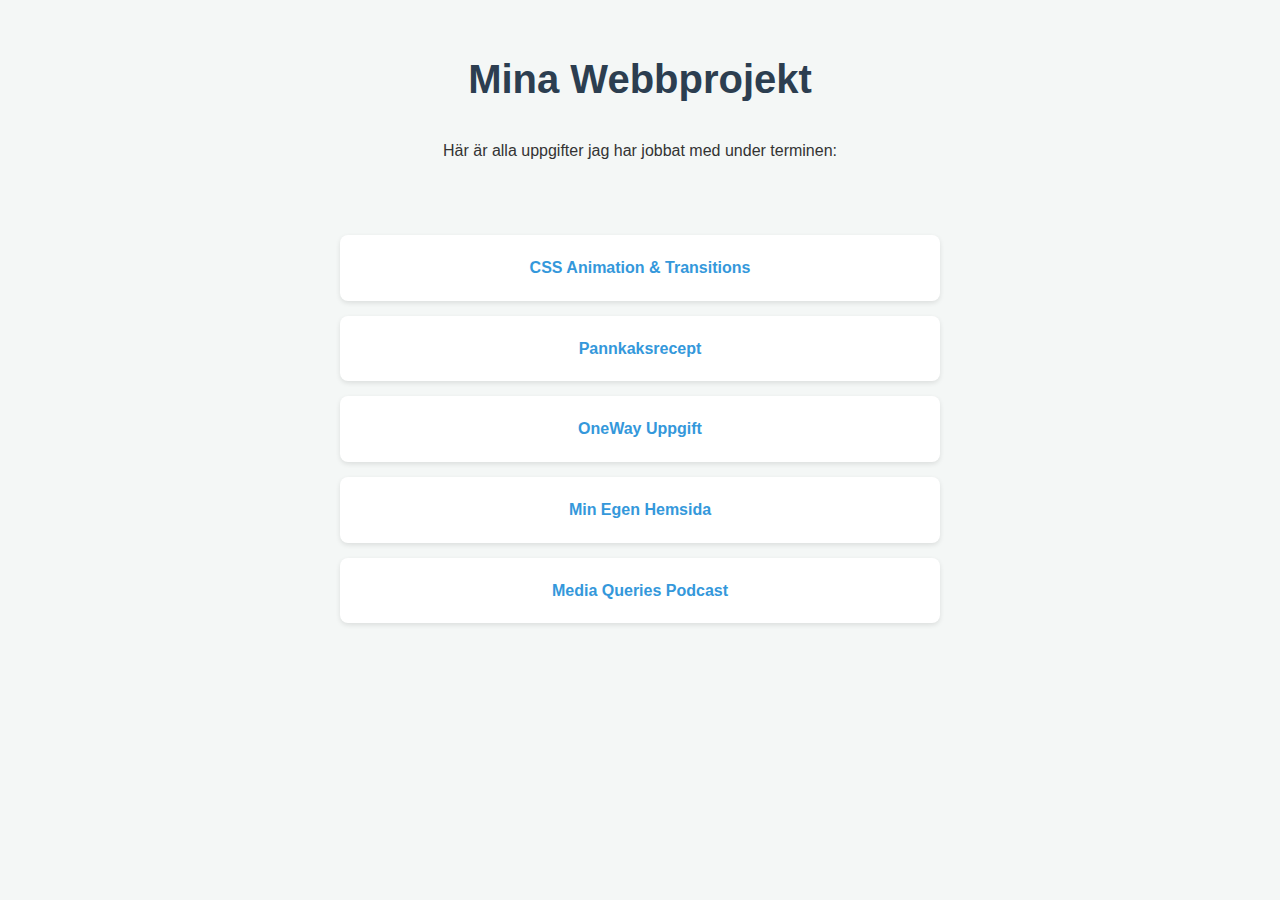
<file: index.html>
<!DOCTYPE html>
<html lang="sv">
<head>
    <meta charset="UTF-8">
    <meta name="viewport" content="width=device-width, initial-scale=1.0">
    <title>Alla mina webbsidor</title>
    <link rel="stylesheet" href="style.css">
</head>
<body>

    <header>
        <h1>Mina Webbprojekt</h1>
        <p>Här är alla uppgifter jag har jobbat med under terminen:</p>
    </header>

    <main class="Main">
        <ul>
            <li id="1"><a href="Animation/index.html">CSS Animation & Transitions</a></li>
            <li id="2"><a href="pannkakor/pannkakor.html">Pannkaksrecept</a></li>
            <li id="3"><a href="oneway-uppgift/openside.html">OneWay Uppgift</a></li>
            <li id="4"><a href="egen hemsida/index.html">Min Egen Hemsida</a></li>
            <li id="5"><a href="Mediaqueries_Podcas/index.html">Media Queries Podcast</a></li>
        </ul>
    </main>
    
</body>
</html>
</file>
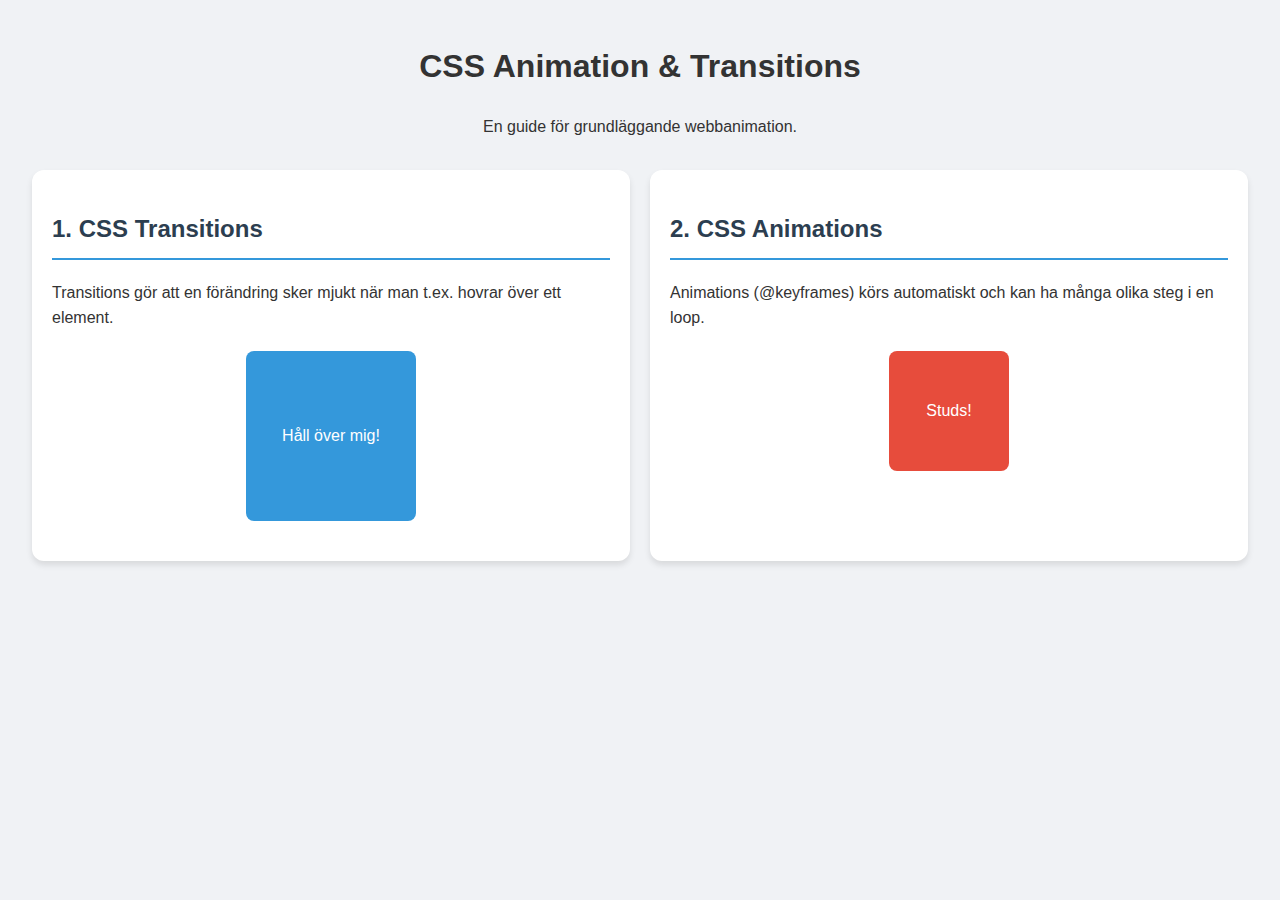
<file: Animation/index.html>
<!DOCTYPE html>
<html lang="sv">
<head>
    <meta charset="UTF-8">
    <meta name="viewport" content="width=device-width, initial-scale=1.0">
    <title>Lär dig CSS Animation</title>
    <link rel="stylesheet" href="style.css">
</head>
<body>
    <header>
        <h1>CSS Animation & Transitions</h1>
        <p>En guide för grundläggande webbanimation.</p>
    </header>

    <main>
        <section>
            <h2>1. CSS Transitions</h2>
            <p>Transitions gör att en förändring sker mjukt när man t.ex. hovrar över ett element.</p>
            <div class="transition-box">Håll över mig!</div>
        </section>

        <section>
            <h2>2. CSS Animations</h2>
            <p>Animations (@keyframes) körs automatiskt och kan ha många olika steg i en loop.</p>
            <div class="animation-box">Studs!</div>
        </section>
    </main>

   
</body>
</html>
</file>
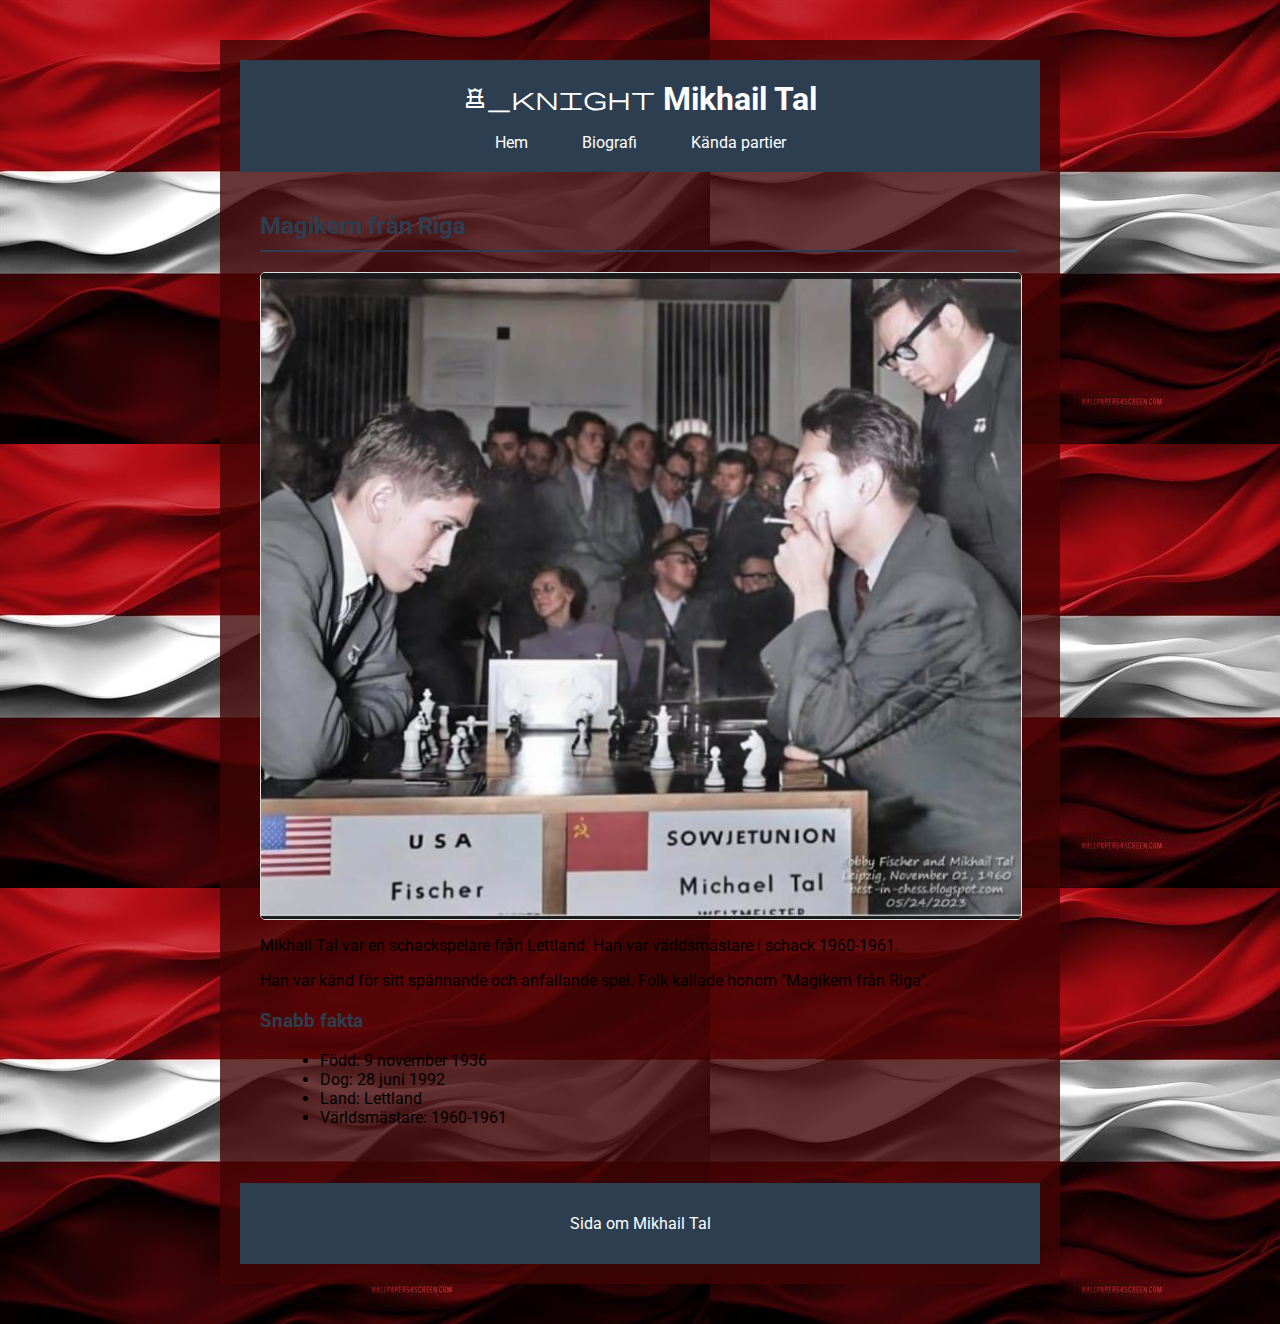
<file: egen hemsida/index.html>
<!DOCTYPE html>
<html lang="sv">
<head>
    <meta charset="UTF-8">
    <meta name="viewport" content="width=device-width, initial-scale=1.0">
    <title>Mikhail Tal - Schacklegend</title>
    <link rel="preconnect" href="https://fonts.googleapis.com">
    <link rel="preconnect" href="https://fonts.gstatic.com" crossorigin>
    <link href="https://fonts.googleapis.com/css2?family=Roboto:wght@400;700&display=swap" rel="stylesheet">
    <link rel="stylesheet" href="https://fonts.googleapis.com/css2?family=Material+Symbols+Outlined:opsz,wght,FILL,GRAD@24,400,0,0" />

    <link rel="stylesheet" href="style.css">
</head>
<body>
    <div class="sida">
        <div class="huvud">
            <h1>
                <span class="material-symbols-outlined">chess_knight</span>
                Mikhail Tal
            </h1>
            <div class="meny">
                <a href="index.html">Hem</a>
                <a href="biografi.html">Biografi</a>
                <a href="partier.html">Kända partier</a>
            </div>
        </div>
             
        <div class="container">
         <div class="content"> </div>
        </div>

        <div class="innehåll">
            <h2>Magikern från Riga</h2>
            
            <img src="1_fprrJgzx0mR64MjuqDgxRQ.jpg" alt="Mikhail Tal">
            
            <p>Mikhail Tal var en schackspelare från Lettland. Han var världsmästare i schack 1960-1961.</p>
            
            <p>Han var känd för sitt spännande och anfallande spel. Folk kallade honom "Magikern från Riga".</p>
            
            <h3>Snabb fakta</h3>
            <ul>
                <li>Född: 9 november 1936</li>
                <li>Dog: 28 juni 1992</li>
                <li>Land: Lettland</li>
                <li>Världsmästare: 1960-1961</li>
            </ul>
        </div>

        <div class="fot">
            <p>Sida om Mikhail Tal</p>
        </div>
    </div>
</body>
</html>
</file>
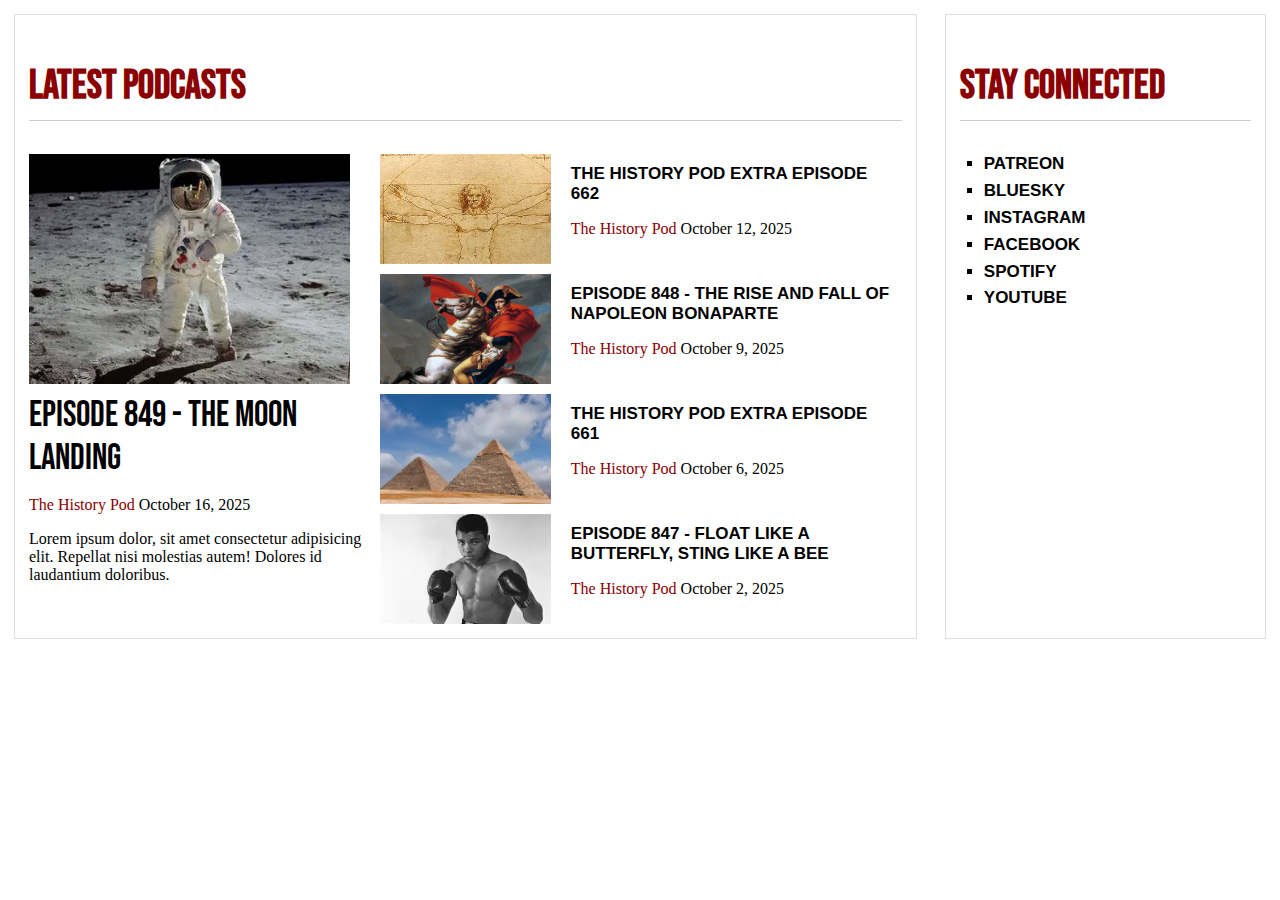
<file: Mediaqueries_Podcastlayout/index.html>
<!DOCTYPE html>
<html lang="en">
<head>
    <meta charset="UTF-8">
    <meta name="viewport" content="width=device-width, initial-scale=1.0">
    <title>The History Pod podcasts</title>
    <link rel="preconnect" href="https://fonts.googleapis.com">
<link rel="preconnect" href="https://fonts.gstatic.com" crossorigin>
<link href="https://fonts.googleapis.com/css2?family=Bebas+Neue&display=swap" rel="stylesheet">
    <link rel="stylesheet" href="style.css">
</head>
<body>
    <div id="wrapper">
        <main>
            <h2>Latest Podcasts</h2>
            <section id="podcasts">
                <section id="banner"></section>
                <section id="latest">
                    <h3>Episode 849 - The Moon Landing</h3>
                    <p class="date"><span>The History Pod</span> October 16, 2025</p>
                    <p>Lorem ipsum dolor, sit amet consectetur adipisicing elit. Repellat nisi molestias autem! Dolores id laudantium doloribus.</p>
                </section>
                <section id="castImg1"></section>
                <article #="castInfo1">
                    <h4>The History Pod Extra Episode 662</h4>
                    <p class="date"><span>The History Pod</span> October 12, 2025</p>
                </article>
                <section id="castImg2"></section>
                <article #="castInfo2">
                    <h4>Episode 848 - The Rise and Fall of Napoleon Bonaparte</h4>
                    <p class="date"><span>The History Pod</span> October 9, 2025</p>
                </article>
                <section id="castImg3"></section>
                <article #="castInfo3">
                    <h4>The History Pod Extra Episode 661</h4>
                    <p class="date"><span>The History Pod</span> October 6, 2025</p>
                </article>
                <section id="castImg4"></section>
                <article #="castInfo4">
                    <h4>Episode 847 - Float like a butterfly, sting like a bee</h4>
                    <p class="date"><span>The History Pod</span> October 2, 2025</p>
                </article>
            </section>

        </main>
        <aside>
            <h2>Stay Connected</h2>
            <ul>
                <li>Patreon</li>
                <li>Bluesky</li>
                <li>Instagram</li>
                <li>Facebook</li>
                <li>Spotify</li>
                <li>YouTube</li>
            </ul>
        </aside>    
    </div>
</body>
</html>
</file>
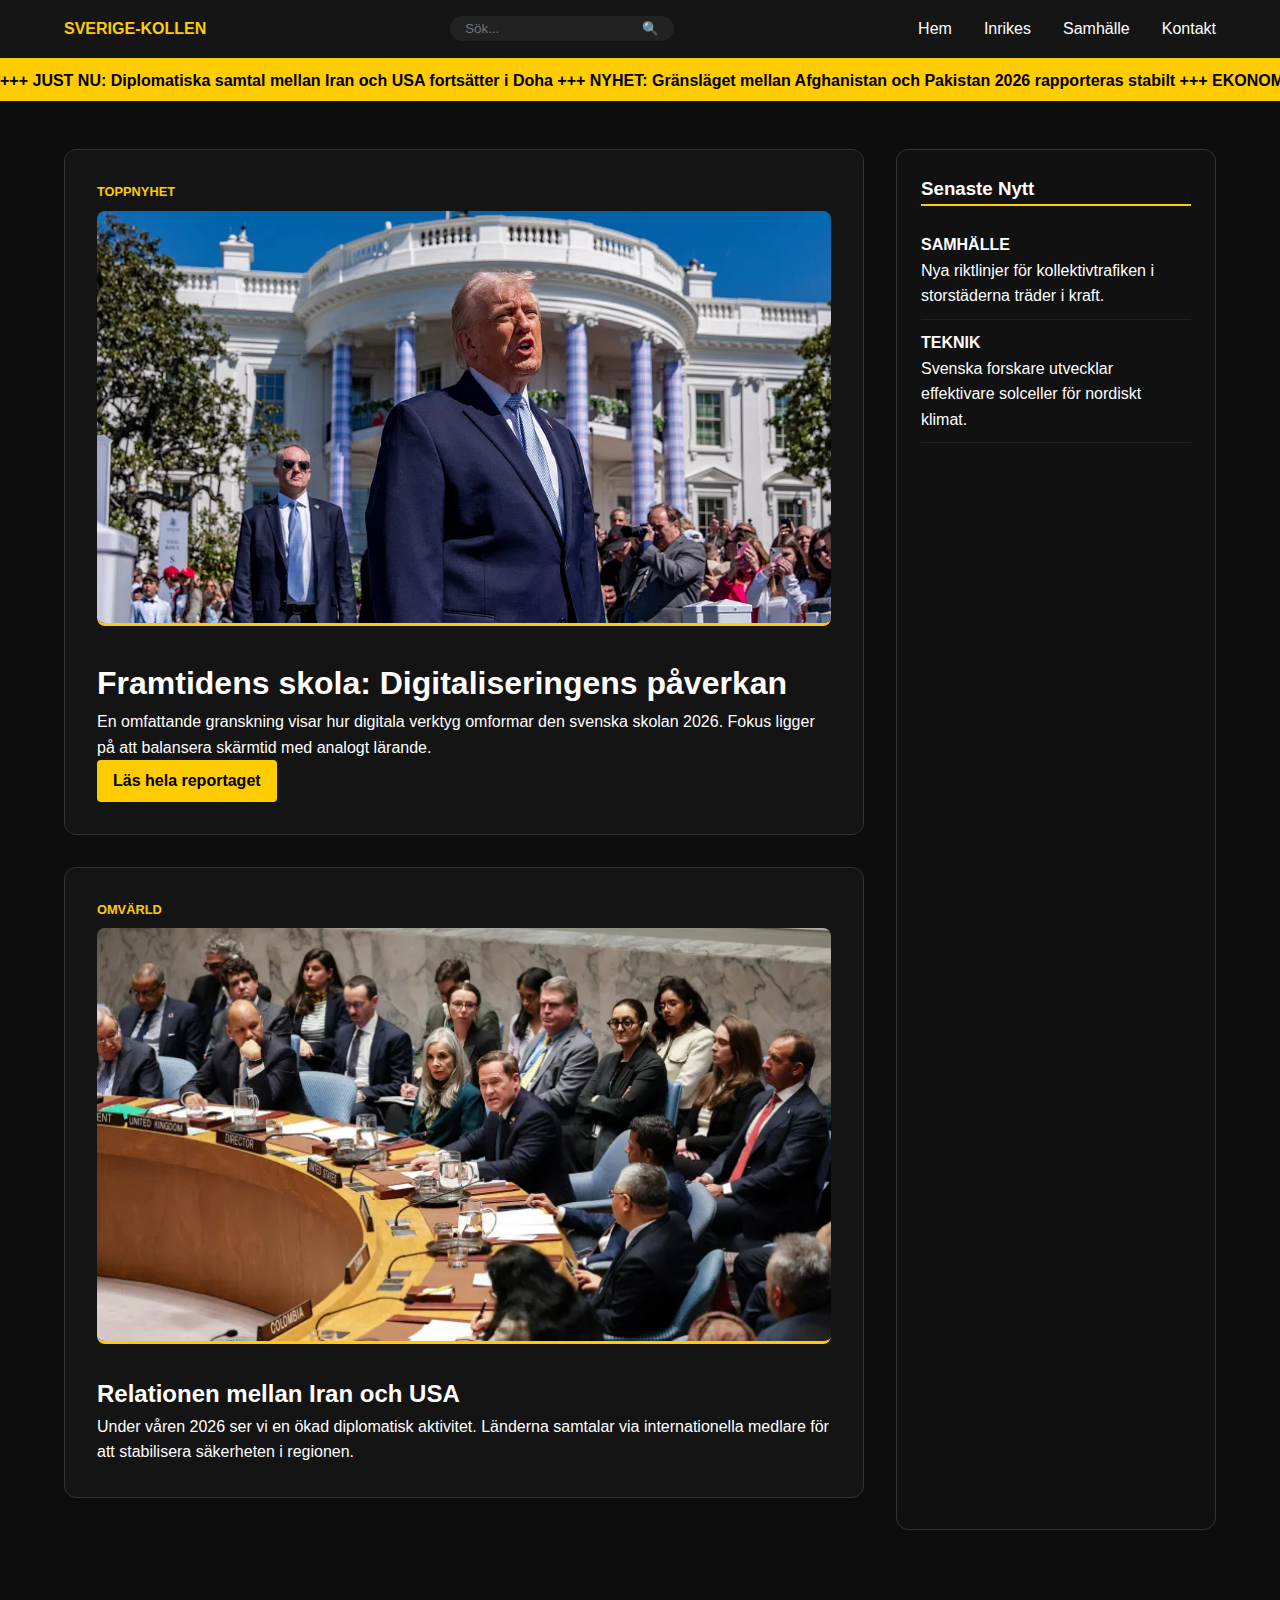
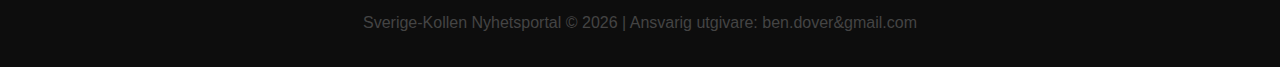
<file: Slutprojekt/index.html>
<!DOCTYPE html>
<html lang="sv">
<head>
    <meta charset="UTF-8">
    <meta name="viewport" content="width=device-width, initial-scale=1.0">
    <title>Sverige-Kollen | Nyhetsportal</title>
    <link rel="stylesheet" href="styles/style.css">
</head>
<body>
    <nav class="navbar">
        <div class="logo">Sverige-Kollen</div>
        <div class="search-container">
            <input type="text" placeholder="Sök..." id="searchInput">
            <button>🔍</button>
        </div>
        <button class="menu-toggle">☰</button>
        <ul class="menu">
            <li><a href="index.html">Hem</a></li>
            <li><a href="html/inrikes.html">Inrikes</a></li>
            <li><a href="html/samhall.html">Samhälle</a></li>
            <li><a href="html/kontakt.html">Kontakt</a></li>
        </ul>
    </nav>

    <div class="ticker-wrap">
        <div class="ticker">
            +++ JUST NU: Diplomatiska samtal mellan Iran och USA fortsätter i Doha +++ NYHET: Gränsläget mellan Afghanistan och Pakistan 2026 rapporteras stabilt +++ EKONOMI: Stockholmsbörsen öppnar uppåt +++
        </div>
    </div>

    <main>
        <div class="news-grid">
            <div class="main-content">
                <article class="featured-article">
                    <span class="badge">Toppnyhet</span>
                    <img src="images/donald hälsar.webp" alt="Donald Trump" class="article-img">
                    <h1>Framtidens skola: Digitaliseringens påverkan</h1>
                    <p>En omfattande granskning visar hur digitala verktyg omformar den svenska skolan 2026. Fokus ligger på att balansera skärmtid med analogt lärande.</p>
                    <a href="#" class="btn-main">Läs hela reportaget</a>
                </article>

                <article class="featured-article">
                    <span class="badge">Omvärld</span>
                    <img src="images/två diplomats.webp" alt="Diplomatiskt möte" class="article-img">
                    <h2>Relationen mellan Iran och USA</h2>
                    <p>Under våren 2026 ser vi en ökad diplomatisk aktivitet. Länderna samtalar via internationella medlare för att stabilisera säkerheten i regionen.</p>
                </article>
            </div>

            <aside class="sidebar">
                <h3>Senaste Nytt</h3>
                <div class="sidebar-item">
                    <h4>SAMHÄLLE</h4>
                    <p>Nya riktlinjer för kollektivtrafiken i storstäderna träder i kraft.</p>
                </div>
                <div class="sidebar-item">
                    <h4>TEKNIK</h4>
                    <p>Svenska forskare utvecklar effektivare solceller för nordiskt klimat.</p>
                </div>
            </aside>
        </div>
    </main>

    <footer>
        <p>Sverige-Kollen Nyhetsportal &copy; 2026 | Ansvarig utgivare: ben.dover&gmail.com</p>
    </footer>

    <script src="scripts/menutoggle.js"></script>
</body>
</html>
</file>
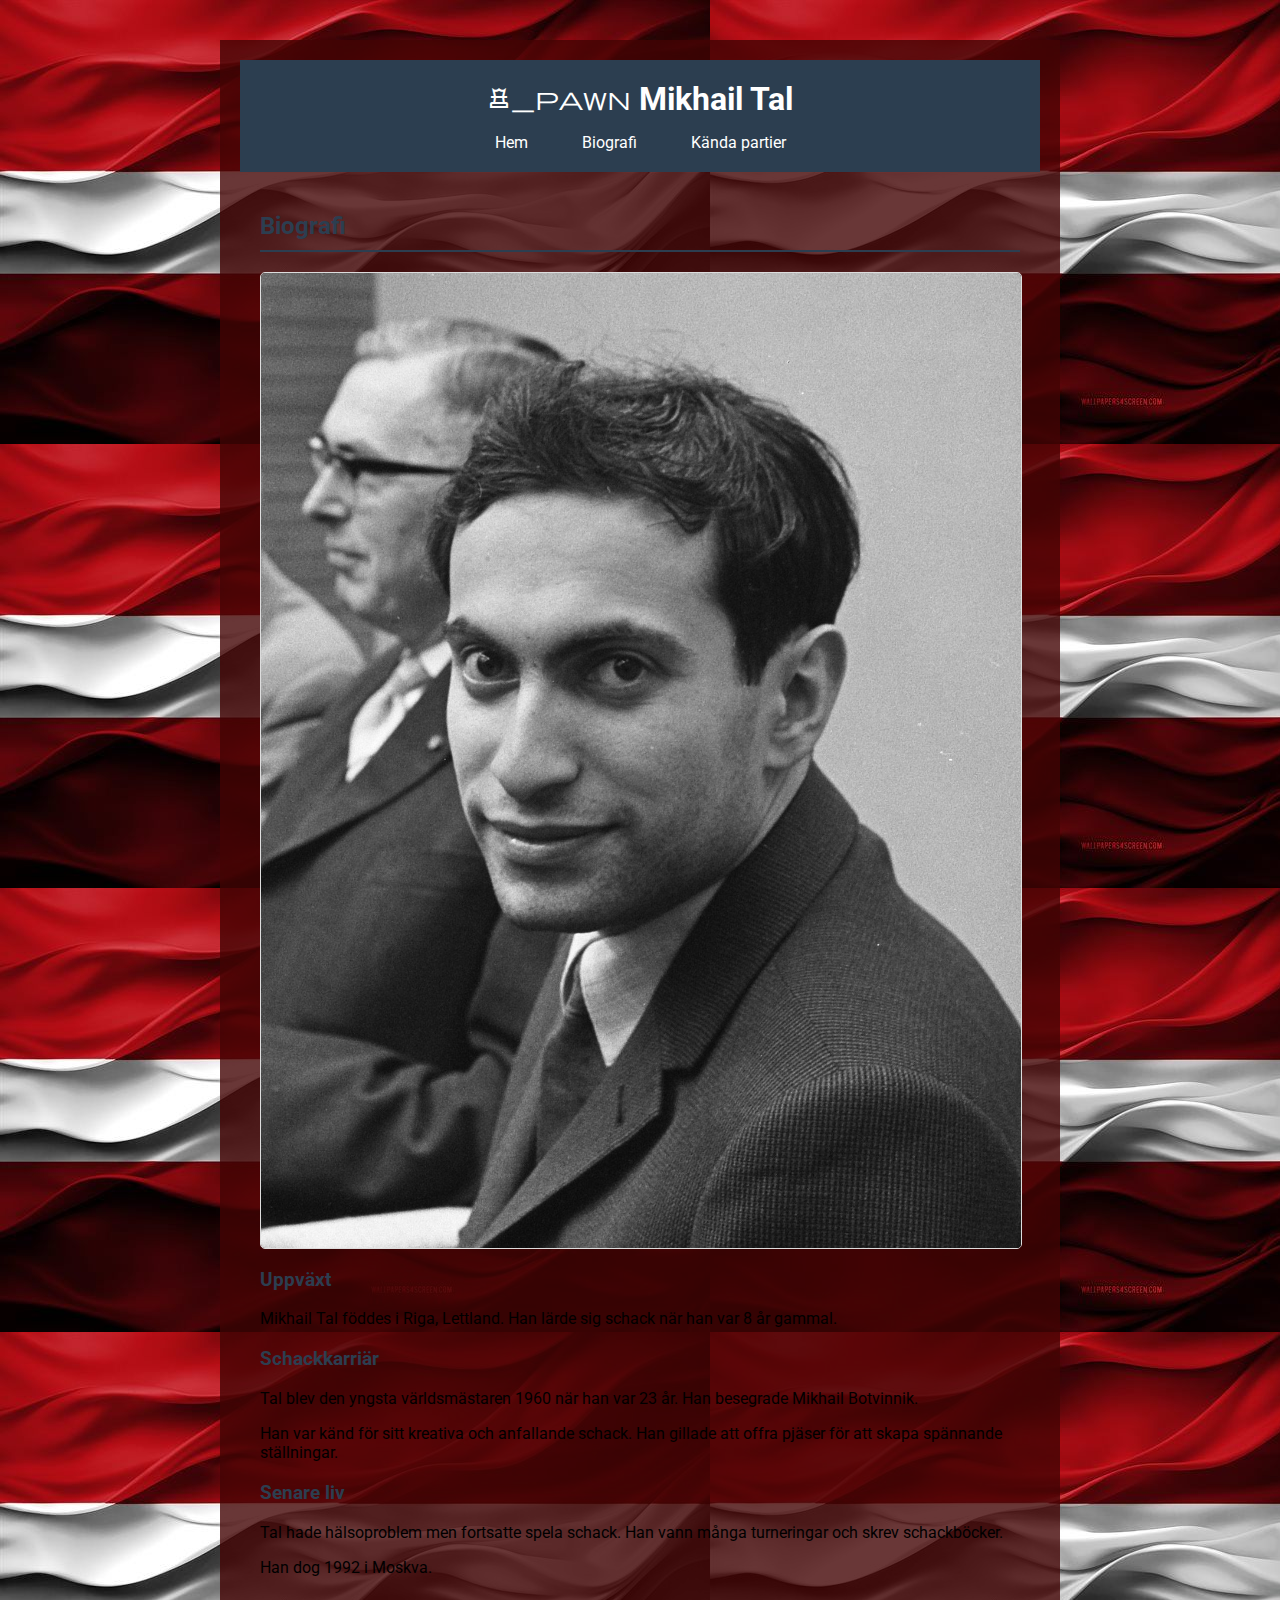
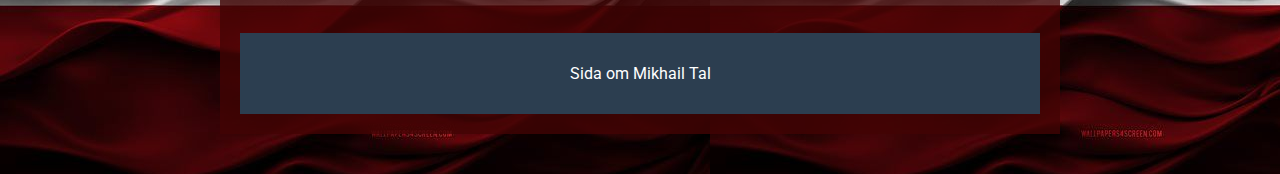
<file: egen hemsida/biografi.html>
<!DOCTYPE html>
<html lang="sv">
<head>
    <meta charset="UTF-8">
    <meta name="viewport" content="width=device-width, initial-scale=1.0">
    <title>Mikhail Tal - Biografi</title>
    <link rel="preconnect" href="https://fonts.googleapis.com">
    <link rel="preconnect" href="https://fonts.gstatic.com" crossorigin>
    <link href="https://fonts.googleapis.com/css2?family=Roboto:wght@400;700&display=swap" rel="stylesheet">

    <link rel="stylesheet" href="https://fonts.googleapis.com/css2?family=Material+Symbols+Outlined:opsz,wght,FILL,GRAD@24,400,0,0" />
         
    <link rel="stylesheet" href="style.css">

</head>
<body>
    <div class="sida">
        <div class="huvud">
            <h1>
                <span class="material-symbols-outlined">chess_pawn</span>
                Mikhail Tal
            </h1>

            <div class="meny">
                <a href="index.html">Hem</a>
                <a href="biografi.html">Biografi</a>
                <a href="partier.html">Kända partier</a>
            </div>
        </div>

        <div class="innehåll">
            <h2>Biografi</h2>
            
            <img src="Mikhail_Tal_1962.jpg" alt="Ung Tal">
            
            <h3>Uppväxt</h3>
            <p>Mikhail Tal föddes i Riga, Lettland. Han lärde sig schack när han var 8 år gammal.</p>
            
            <h3>Schackkarriär</h3>
            <p>Tal blev den yngsta världsmästaren 1960 när han var 23 år. Han besegrade Mikhail Botvinnik.</p>
            
            <p>Han var känd för sitt kreativa och anfallande schack. Han gillade att offra pjäser för att skapa spännande ställningar.</p>
            
            <h3>Senare liv</h3>
            <p>Tal hade hälsoproblem men fortsatte spela schack. Han vann många turneringar och skrev schackböcker.</p>
            <p>Han dog 1992 i Moskva.</p>
        </div>

        <div class="fot">
            <p>Sida om Mikhail Tal</p>
        </div>
    </div>
</body>
</html>
</file>
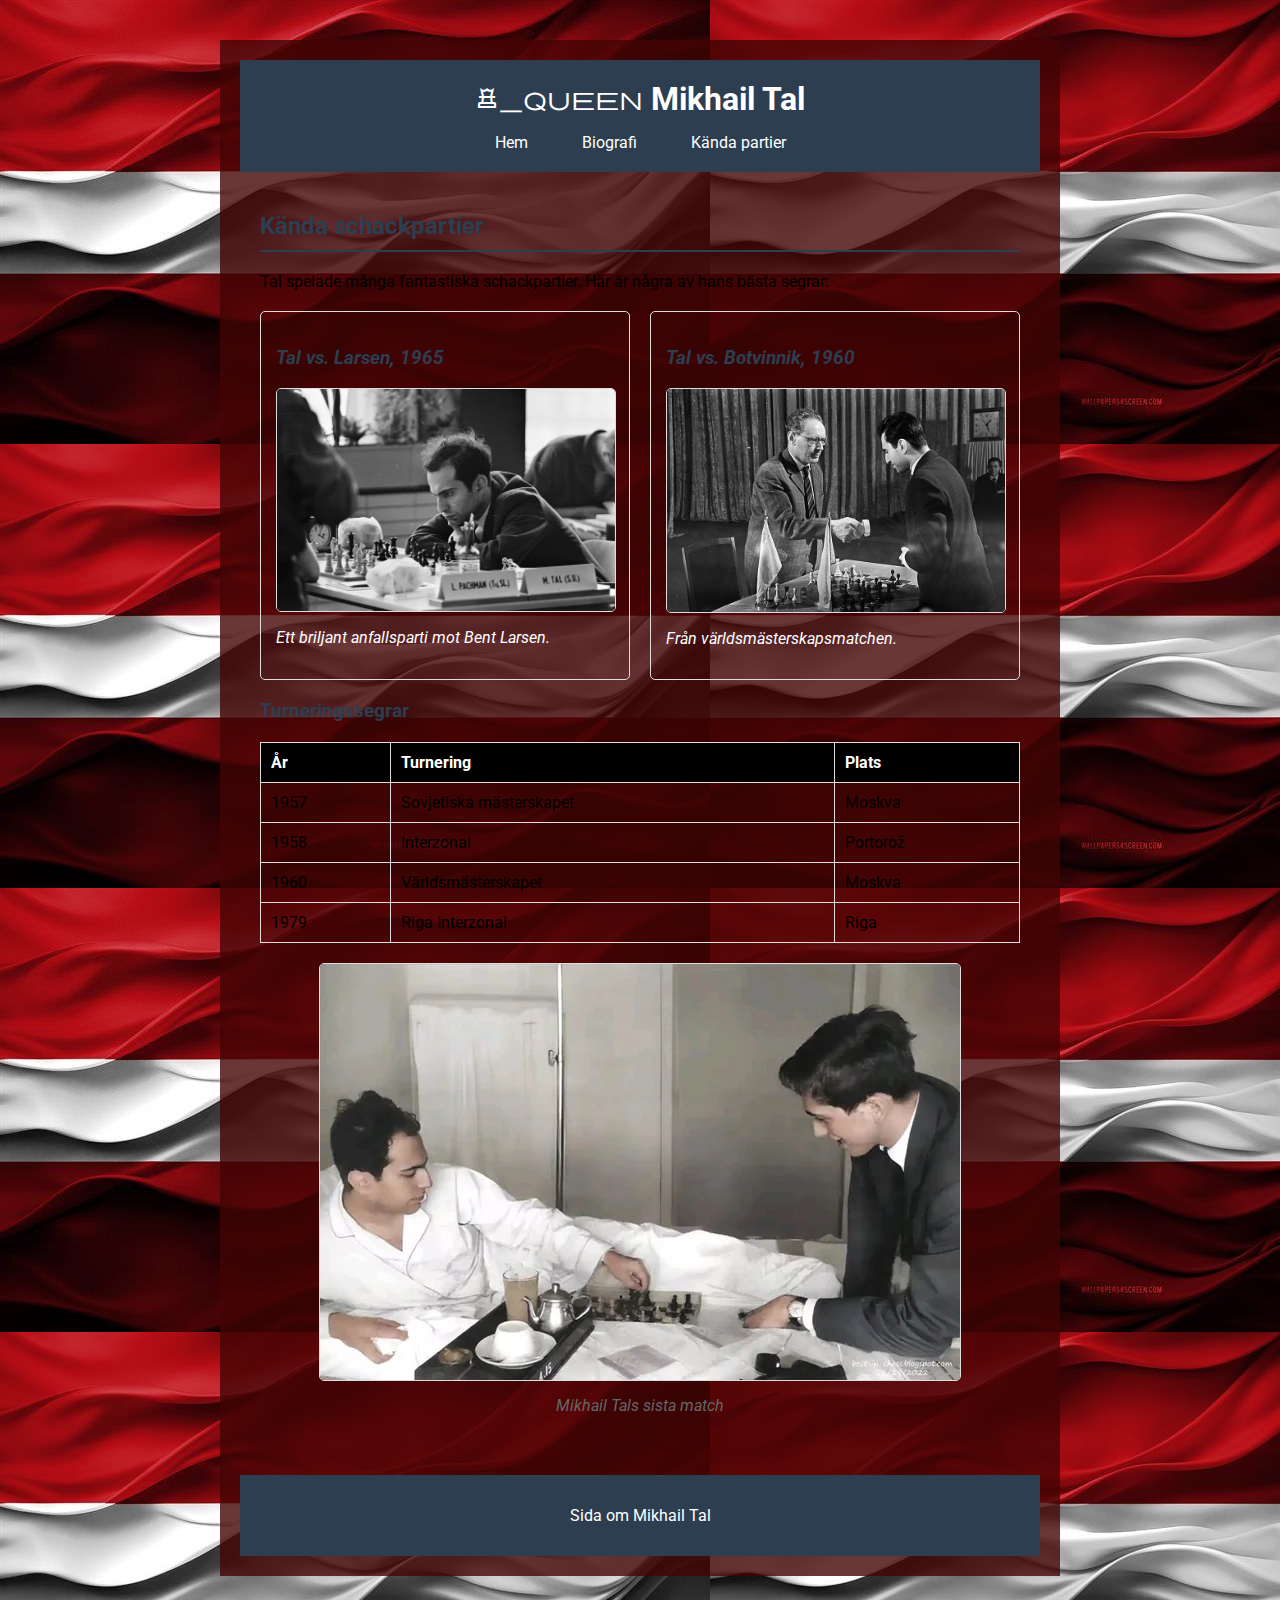
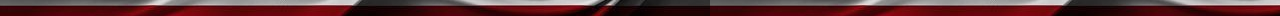
<file: egen hemsida/partier.html>
<!DOCTYPE html>
<html lang="sv">
<head>
    <meta charset="UTF-8">
    <meta name="viewport" content="width=device-width, initial-scale=1.0">
    <title>Mikhail Tal - Kända partier</title>
    <link rel="preconnect" href="https://fonts.googleapis.com">
    <link rel="preconnect" href="https://fonts.gstatic.com" crossorigin>
    <link href="https://fonts.googleapis.com/css2?family=Roboto:wght@400;700&display=swap" rel="stylesheet">
    <link rel="stylesheet" href="https://fonts.googleapis.com/css2?family=Material+Symbols+Outlined:opsz,wght,FILL,GRAD@24,400,0,0" />
    <link rel="stylesheet" href="style.css">
</head>
<body>
    <div class="sida">
        <div class="huvud">
            <h1>
                <span class="material-symbols-outlined">chess_queen</span>
                Mikhail Tal
            </h1>

            <div class="meny">
                <a href="index.html">Hem</a>
                <a href="biografi.html">Biografi</a>
                <a href="partier.html">Kända partier</a>
            </div>
        </div>

        <div class="innehåll">
            <h2>Kända schackpartier</h2>
            
            <p>Tal spelade många fantastiska schackpartier. Här är några av hans bästa segrar:</p>
            
            <div class="partier">
                <div class="parti">
                    <h3>Tal vs. Larsen, 1965</h3>
                    <img src="1964-amsterdam-izt-pachman-tal2.webp" alt="Tal vs Larsen">
                    <p>Ett briljant anfallsparti mot Bent Larsen.</p>
                </div>
                
                <div class="parti">
                    <h3>Tal vs. Botvinnik, 1960</h3>
                    <img src="496666.0ca9d6c8.5000x5000o.52924e335e2f.jpeg" alt="Tal vs Botvinnik">
                    <p>Från världsmästerskapsmatchen.</p>
                </div>
            </div>
            
            <h3>Turneringssegrar</h3>
            <table>
                <tr>
                    <th>År</th>
                    <th>Turnering</th>
                    <th>Plats</th>
                </tr>
                <tr>
                    <td>1957</td>
                    <td>Sovjetiska mästerskapet</td>
                    <td>Moskva</td>
                </tr>
                <tr>
                    <td>1958</td>
                    <td>Interzonal</td>
                    <td>Portorož</td>
                </tr>
                <tr>
                    <td>1960</td>
                    <td>Världsmästerskapet</td>
                    <td>Moskva</td>
                </tr>
                <tr>
                    <td>1979</td>
                    <td>Riga Interzonal</td>
                    <td>Riga</td>
                </tr>
            </table>
            
            <figure>
             <img src="RpVZRUR9Ee9A6ZUBEIBKG4nAz0GK40x4DESV3KonGw4.webp" alt="Tal sista match">
            <figcaption>Mikhail Tals sista match</figcaption> </figure>
        </div>

        <div class="fot">
            <p>Sida om Mikhail Tal</p>
        </div>
    </div>
</body>
</html>
</file>
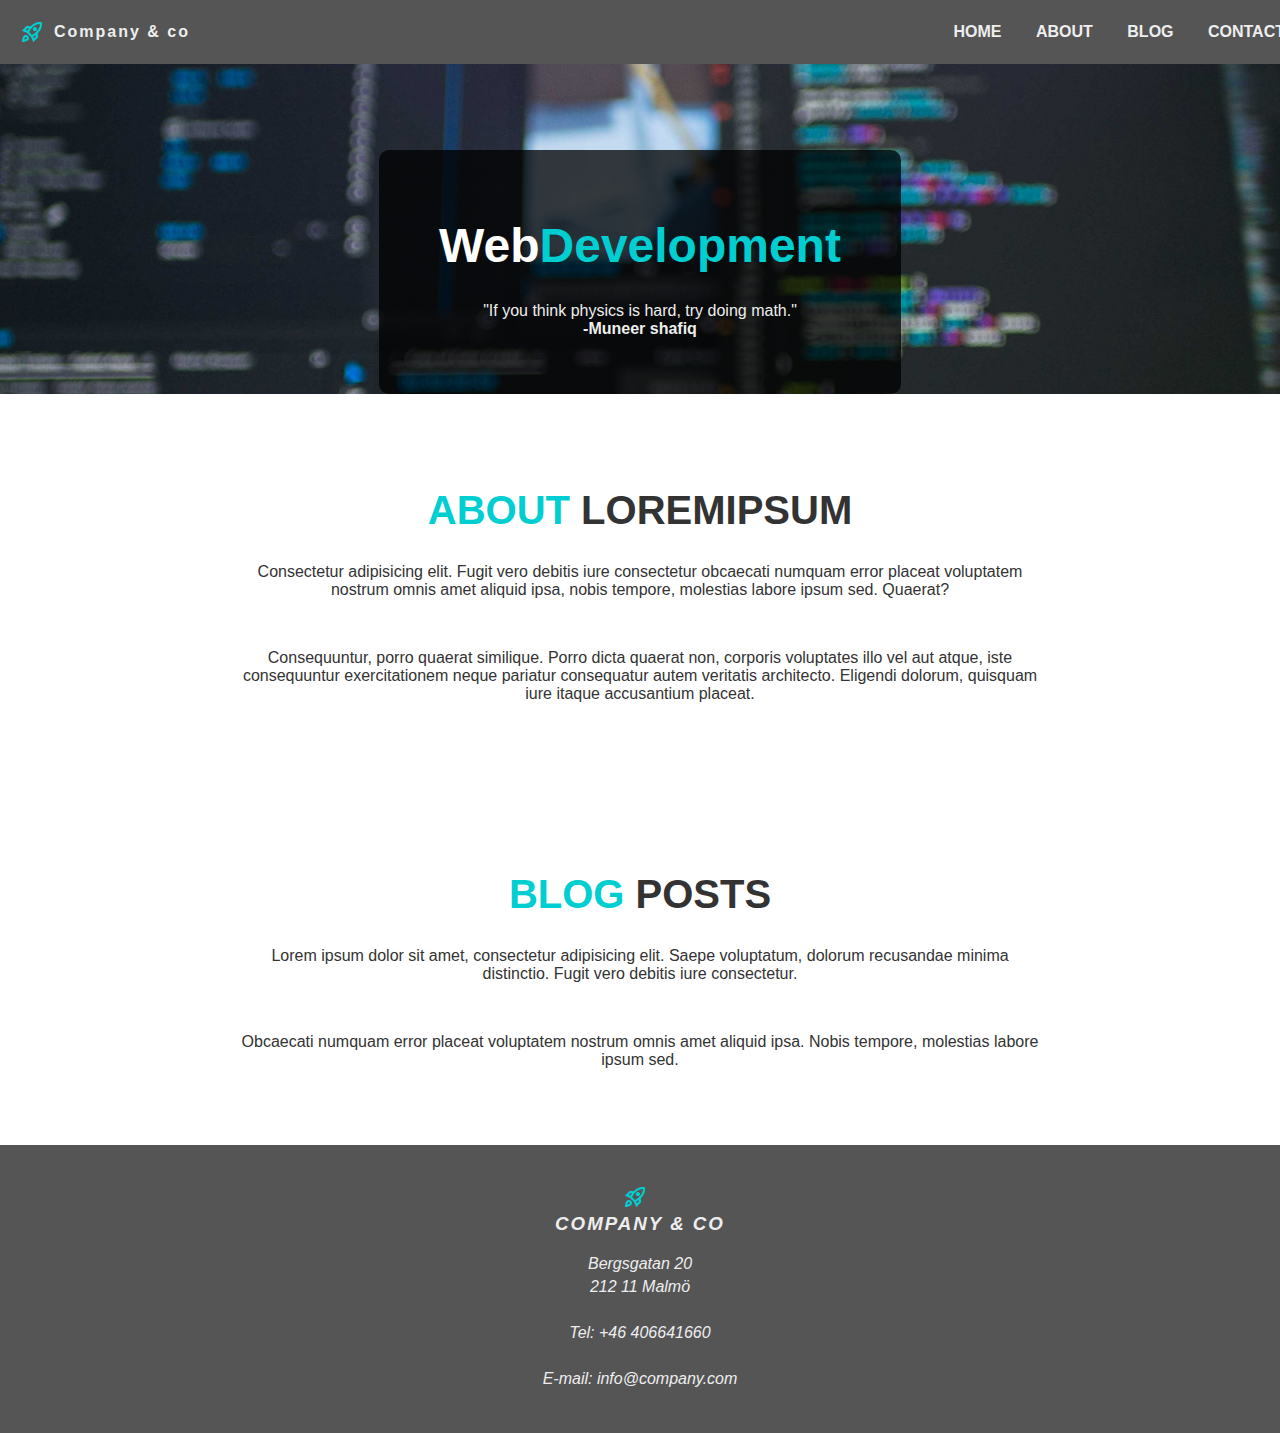
<file: oneway-uppgift/openside.html>
<!DOCTYPE html>
<html lang="en">
<head>
    <meta charset="UTF-8">
    <meta name="viewport" content="width=device-width, initial-scale=1.0">
    <title>Web Development</title>
     <link rel="stylesheet" href="https://fonts.googleapis.com/css2?family=Material+Symbols+Outlined:opsz,wght,FILL,GRAD@20..48,100..700,0..1,-50..200&icon_names=rocket_launch">
    <link rel="stylesheet" href="style.css">
</head>
<body>
    
    <header>
        <span class="material-symbols-outlined"> rocket_launch</span>
        <p><b>Company &amp; co </b> </p>
        <nav>
            <a href="#webdev">HOME</a>
            <a href="#lorem">ABOUT</a>
            <a href="#blog">BLOG</a>
            <a href="#contact">CONTACT</a>
        </nav>
    </header>

    <section id="webbdev">
        <div class="textContainer"> <h1><span class="A">Web</span><span class="B">Development</span></h1>
            <p>"If you think physics is hard, try doing math."<br> <b>-Muneer shafiq </b></p>
        </div>
    </section>
    <section id="about" class="white-section">
        <div class="content-box">
            <h2><span class="cyan-text">ABOUT</span> LOREMIPSUM</h2>
            <p>Consectetur adipisicing elit. Fugit vero debitis iure consectetur obcaecati numquam error placeat voluptatem nostrum omnis amet aliquid ipsa, nobis tempore, molestias labore ipsum sed. Quaerat?</p>
            <br>
            <p>Consequuntur, porro quaerat similique. Porro dicta quaerat non, corporis voluptates illo vel aut atque, iste consequuntur exercitationem neque pariatur consequatur autem veritatis architecto. Eligendi dolorum, quisquam iure itaque accusantium placeat.</p>
        </div>
    </section>

    <section id="blog" class="white-section">
        <div class="content-box">
            <h2><span class="cyan-text">BLOG</span> POSTS</h2>
            <p>Lorem ipsum dolor sit amet, consectetur adipisicing elit. Saepe voluptatum, dolorum recusandae minima distinctio. Fugit vero debitis iure consectetur.</p>
            <br>
            <p>Obcaecati numquam error placeat voluptatem nostrum omnis amet aliquid ipsa. Nobis tempore, molestias labore ipsum sed.</p>
        </div>
    </section>



    <footer>
        <span class="material-symbols-outlined small-icon">rocket_launch</span>
        <h3><i>COMPANY & CO</i></h3>
        <p><i>Bergsgatan 20</i></p>
        <p><i>212 11 Malmö</i></p>
        <br>
        <p><i>Tel: +46 406641660</i></p>
        <br>
        <p><i> E-mail: info@company.com</i></p>
    </footer>
</body>
</html>
</file>
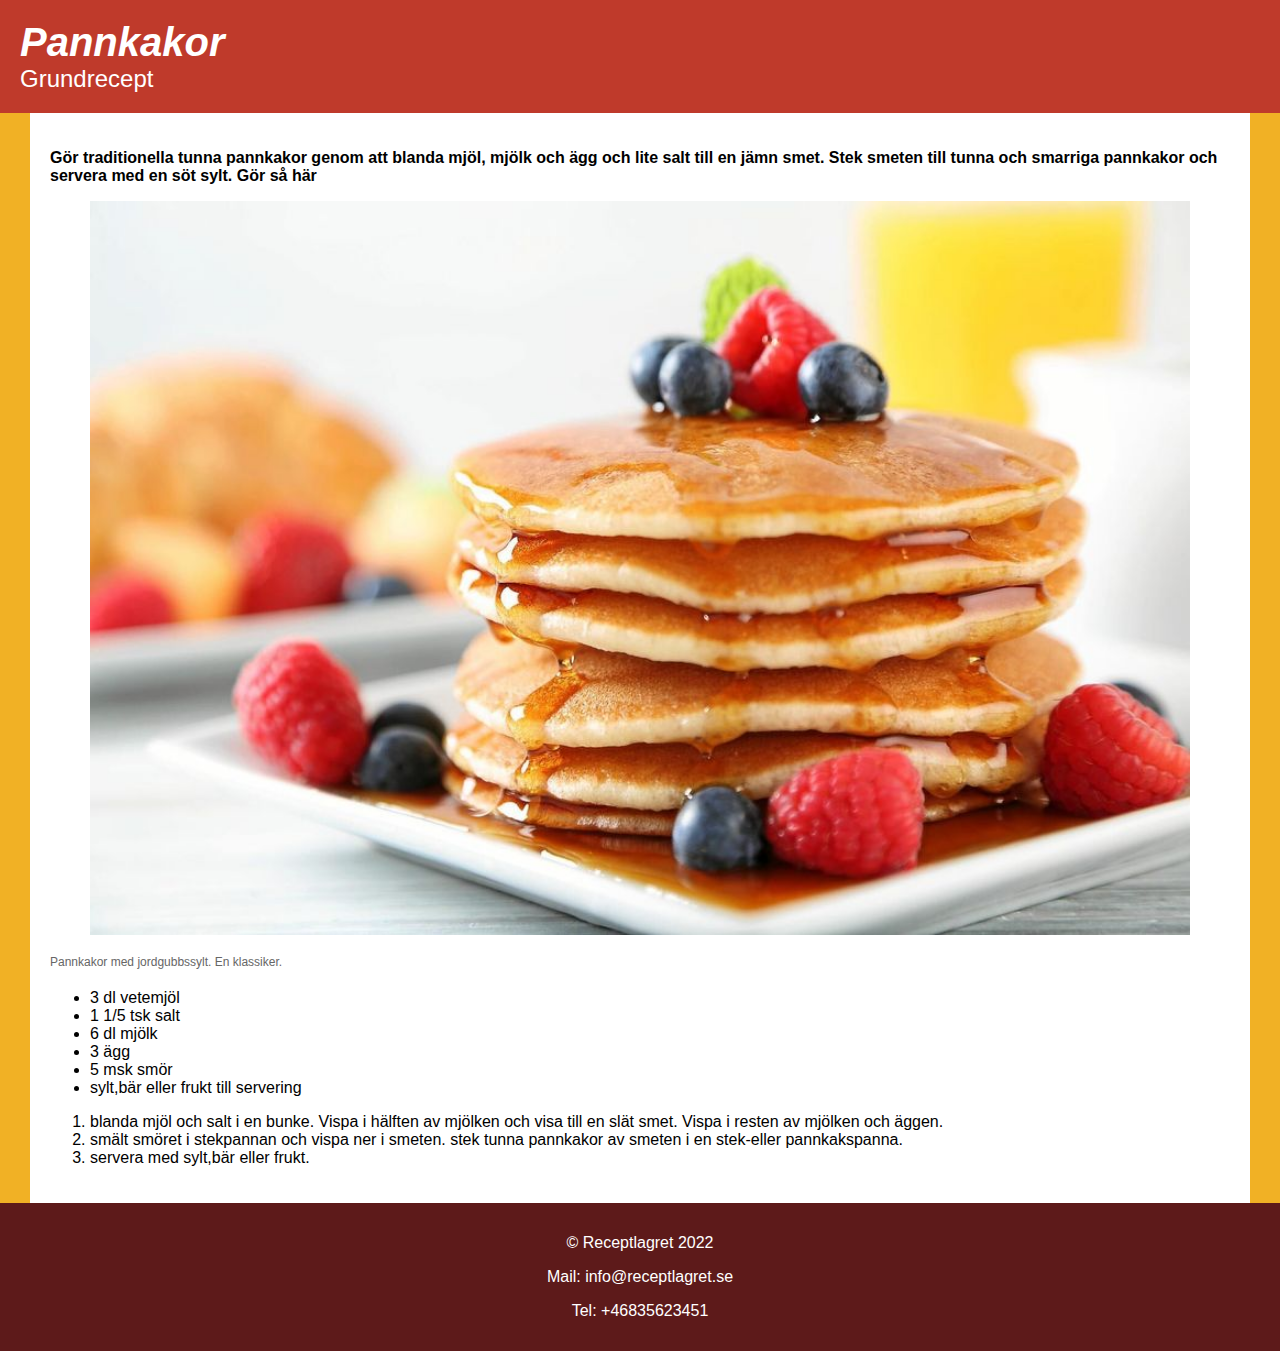
<file: pannkakor/pannkakor.html>
<!DOCTYPE html>
<html lang="en">
<head>
    <meta charset="UTF-8">
    <meta name="viewport" content="width=device-width, initial-scale=1.0">
    <title>Pannkakor</title>
    <link rel="stylesheet" href="style.css">


</head>
<body>
    <div class="container">
        <header id="rubrik">
  <h1>Pannkakor</h1>
  <h2>Grundrecept</h2>
</header>

<main>
<section id="paragraph"> 
  <p><strong>Gör traditionella tunna pannkakor genom att blanda mjöl, mjölk och ägg och lite salt till en jämn smet. Stek smeten till tunna och smarriga pannkakor och servera med en söt sylt.
    Gör så här</strong></p>
</section>
<figure>
<img src="large_ed4ba81c-9149-4763-8bda-92f50ee7165e-1798-1200-0-0-1798-1200-2_48067ce487.jpg" alt="pannkakor med sylt">
</figure>
<figcaption>Pannkakor med jordgubbssylt. En klassiker.

</figcaption>
<div>
<section id="ingredienser">
    <ul>
        <li>3 dl vetemjöl</li>
        <li>1 1/5 tsk salt </li>
        <li>6 dl mjölk</li>
        <li>3 ägg</li>
        <li>5 msk smör</li>
        <li>sylt,bär eller frukt till servering </li>
    </ul>

</section>

<section id="Hurman">
    <ol>
        <li>blanda mjöl och salt i en bunke. Vispa i hälften av mjölken och visa till en slät smet. Vispa i resten av mjölken och äggen.  </li>
        <li>smält smöret i stekpannan och vispa ner i smeten. stek tunna pannkakor av smeten i en stek-eller pannkakspanna. 
        </li>
        <li>servera med sylt,bär eller frukt.</li>
    </ol>
</section>
</div>
</main>

<footer >
    <p>© Receptlagret 2022</p>
            <p>Mail: info@receptlagret.se</p>
            <p>Tel: +46835623451</p>
</footer>

</div>



</body>
</html>
</file>
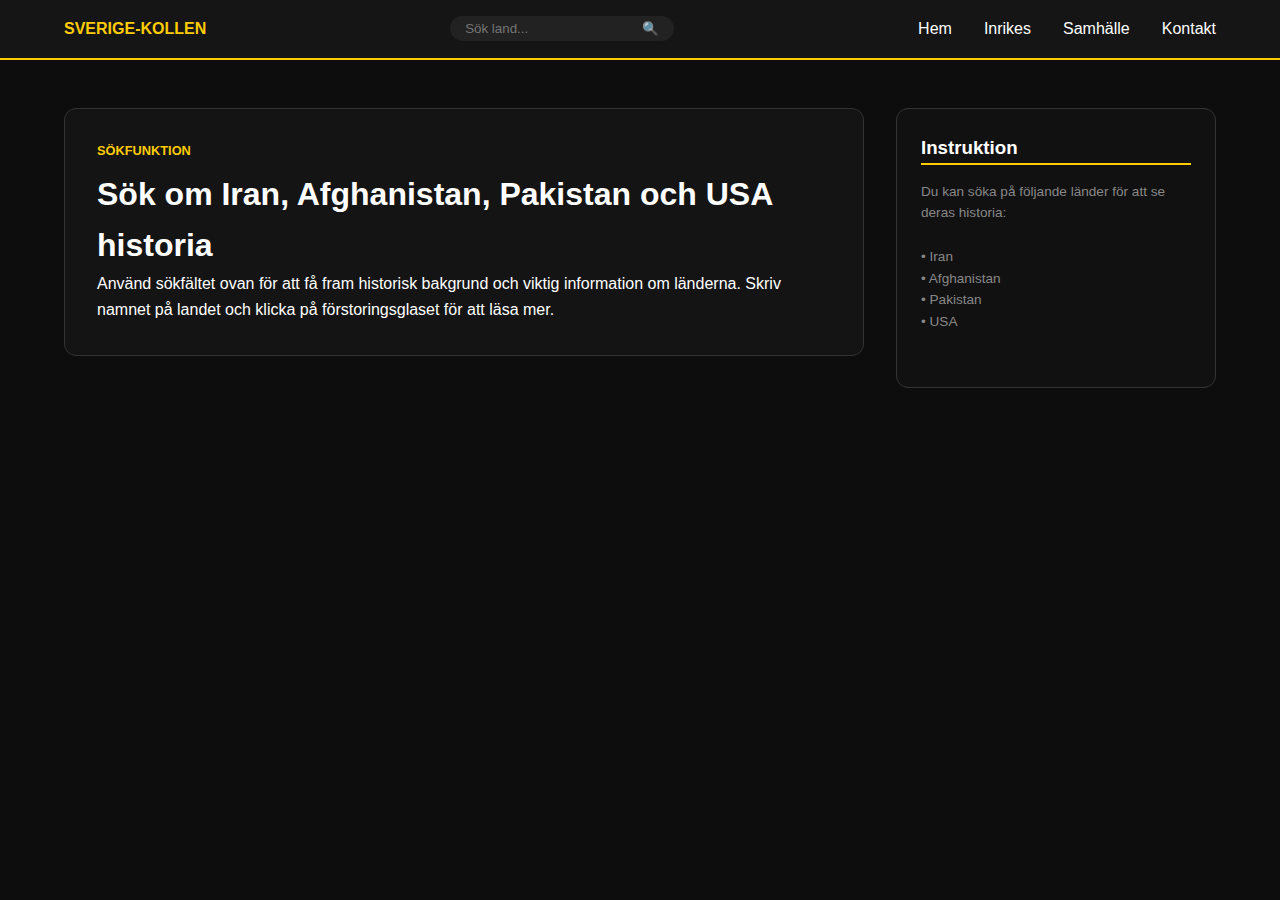
<file: Slutprojekt/html/inrikes.html>
<!DOCTYPE html>
<html lang="sv">
<head>
    <meta charset="UTF-8">
    <meta name="viewport" content="width=device-width, initial-scale=1.0">
    <title>Sverige-Kollen | Inrikes & Historik</title>
    <link rel="stylesheet" href="../styles/style.css">
</head>
<body>
    <nav class="navbar">
        <div class="logo">Sverige-Kollen</div>
        <div class="search-container">
            <input type="text" placeholder="Sök land..." id="searchInput">
            <button onclick="checkSearch()">🔍</button>
        </div>
        <button class="menu-toggle">☰</button>
        <ul class="menu">
            <li><a href="../index.html">Hem</a></li>
            <li><a href="inrikes.html">Inrikes</a></li>
            <li><a href="samhall.html">Samhälle</a></li>
            <li><a href="kontakt.html">Kontakt</a></li>
        </ul>
    </nav>

    <main>
        <div class="news-grid">
            <div class="main-content">
                <article class="featured-article" id="mainArticle">
                    <span class="badge" id="articleBadge">Sökfunktion</span>
                    <h1 id="articleTitle">Sök om Iran, Afghanistan, Pakistan och USA historia</h1>
                    <p id="articleText">Använd sökfältet ovan för att få fram historisk bakgrund och viktig information om länderna. Skriv namnet på landet och klicka på förstoringsglaset för att läsa mer.</p>
                </article>
            </div>

            <aside class="sidebar">
                <h3>Instruktion</h3>
                <div id="wikiSummary">
                    <p style="font-size: 0.85rem; color: #888;">Du kan söka på följande länder för att se deras historia: 
                        <br><br>• Iran 
                        <br>• Afghanistan 
                        <br>• Pakistan 
                        <br>• USA
                    </p>
                </div>
            </aside>
        </div>
    </main>

    <script>
        const countryData = {
            "usa": {
                title: "USA:s Historia",
                text: "USA grundades 1776 efter självständighetsförklaringen från Storbritannien. Landet har genomgått en snabb expansion, ett inbördeskrig och blev under 1900-talet en global supermakt. Idag präglas USA:s historia av dess roll i internationell politik och teknologisk utveckling.",
                badge: "Wikipedia-fakta"
            },
            "iran": {
                title: "Irans Historia",
                text: "Iran, tidigare känt som Persien, har en av världens äldsta kontinuerliga civilisationer. Från Akemeniderriket till den islamiska revolutionen 1979 har landet varit en central punkt för kultur, vetenskap och politik i Mellanöstern.",
                badge: "Wikipedia-fakta"
            },
            "pakistan": {
                title: "Pakistans Historia",
                text: "Pakistan bildades 1947 i samband med delningen av Brittiska Indien. Landet har en rik kultur som sträcker sig tillbaka till Induskulturen. Sedan självständigheten har Pakistan spelat en viktig geopolitisk roll i Sydasien.",
                badge: "Wikipedia-fakta"
            },
            "afghanistan": {
                title: "Afghanistans Historia",
                text: "Afghanistan har historiskt sett varit en mötesplats för olika civilisationer längs Sidenvägen. Landet har en komplex historia av motstånd mot stormakter och strävan efter intern stabilitet, vilket format dess unika nationella identitet.",
                badge: "Wikipedia-fakta"
            }
        };

        function checkSearch() {
            const input = document.getElementById('searchInput').value.toLowerCase().trim();
            const title = document.getElementById('articleTitle');
            const text = document.getElementById('articleText');
            const badge = document.getElementById('articleBadge');

            if (countryData[input]) {
                const data = countryData[input];
                title.innerText = data.title;
                text.innerText = data.text;
                badge.innerText = data.badge;
                
                document.getElementById('mainArticle').style.borderLeft = "5px solid #ffcc00";
            } else {
                alert("Ingen historik hittades för '" + input + "'. Testa att söka på Iran, Afghanistan, Pakistan eller USA.");
            }
        }
    </script>
    <script src="../scripts/menutoggle.js"></script>
</body>
</html>
</file>
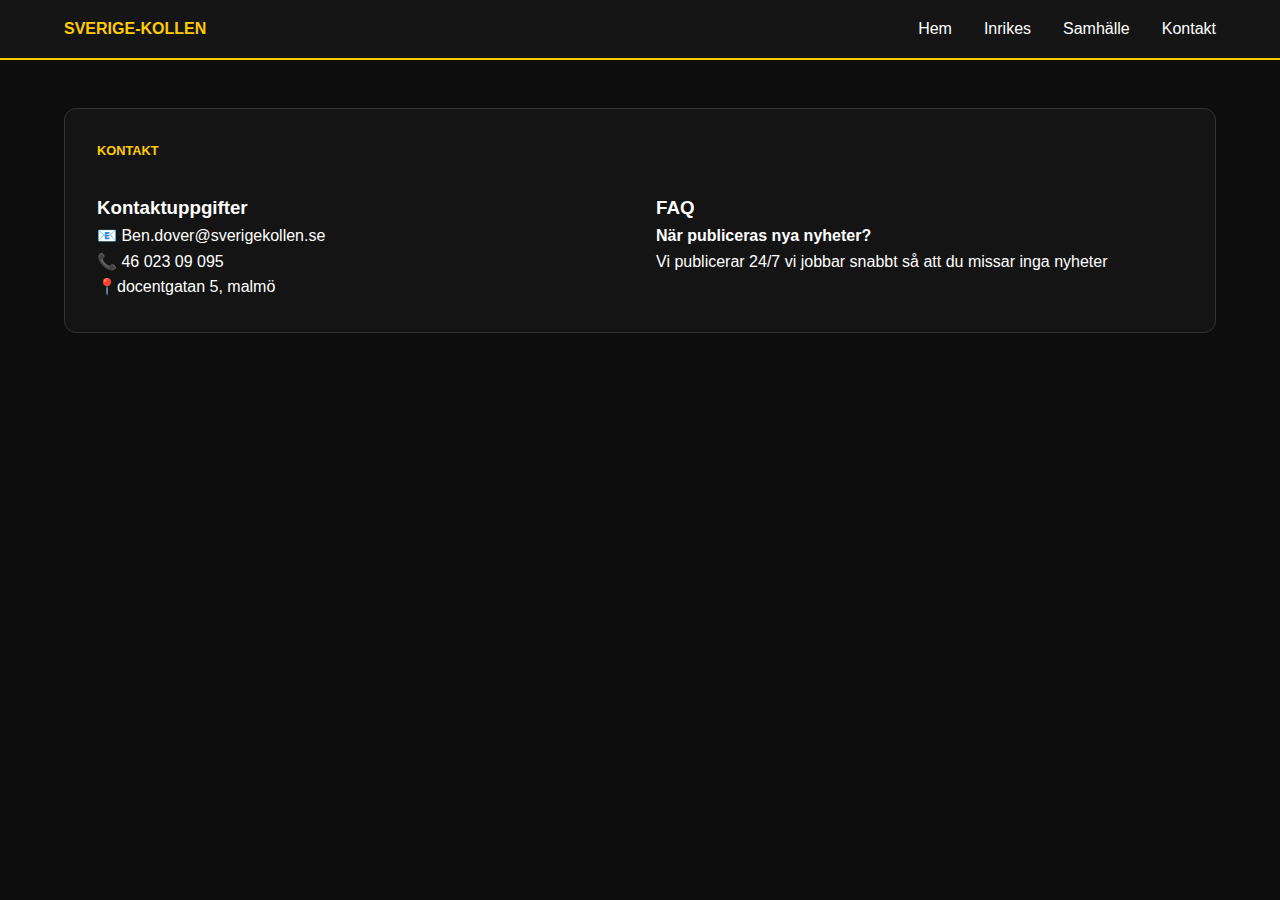
<file: Slutprojekt/html/kontakt.html>
<!DOCTYPE html>
<html lang="sv">
<head>
    <meta charset="UTF-8">
    <meta name="viewport" content="width=device-width, initial-scale=1.0">
    <title>Sverige-Kollen | Kontakt</title>
    <link rel="stylesheet" href="../styles/style.css">
</head>
<body>
    <nav class="navbar">
        <div class="logo">Sverige-Kollen</div>
        <button class="menu-toggle">☰</button>
        <ul class="menu">
            <li><a href="../index.html">Hem</a></li>
            <li><a href="inrikes.html">Inrikes</a></li>
            <li><a href="samhall.html">Samhälle</a></li>
            <li><a href="kontakt.html">Kontakt</a></li>
        </ul>
    </nav>

    <main>
        <section class="news-container">
            <article class="featured-article">
                <span class="badge">Kontakt</span>
              
                <div class="contact-grid" style="display: grid; grid-template-columns: 1fr 1fr; gap: 2rem; margin-top: 2rem;">
                    <div>
                        <h3>Kontaktuppgifter</h3>
                        <p>📧 Ben.dover@sverigekollen.se</p>
                        <p>📞 46 023 09 095</p>
                        <p>📍docentgatan 5, malmö</p>
                    </div>
                    <div>
                        <h3>FAQ</h3>
                        <p><strong>När publiceras nya nyheter?</strong><br>Vi publicerar 24/7 vi jobbar snabbt så att du missar inga nyheter</p>
                    </div>
                </div>
            </article>
        </section>
    </main>
    <script src="../scripts/menutoggle.js"></script>
</body>
</html>
</file>
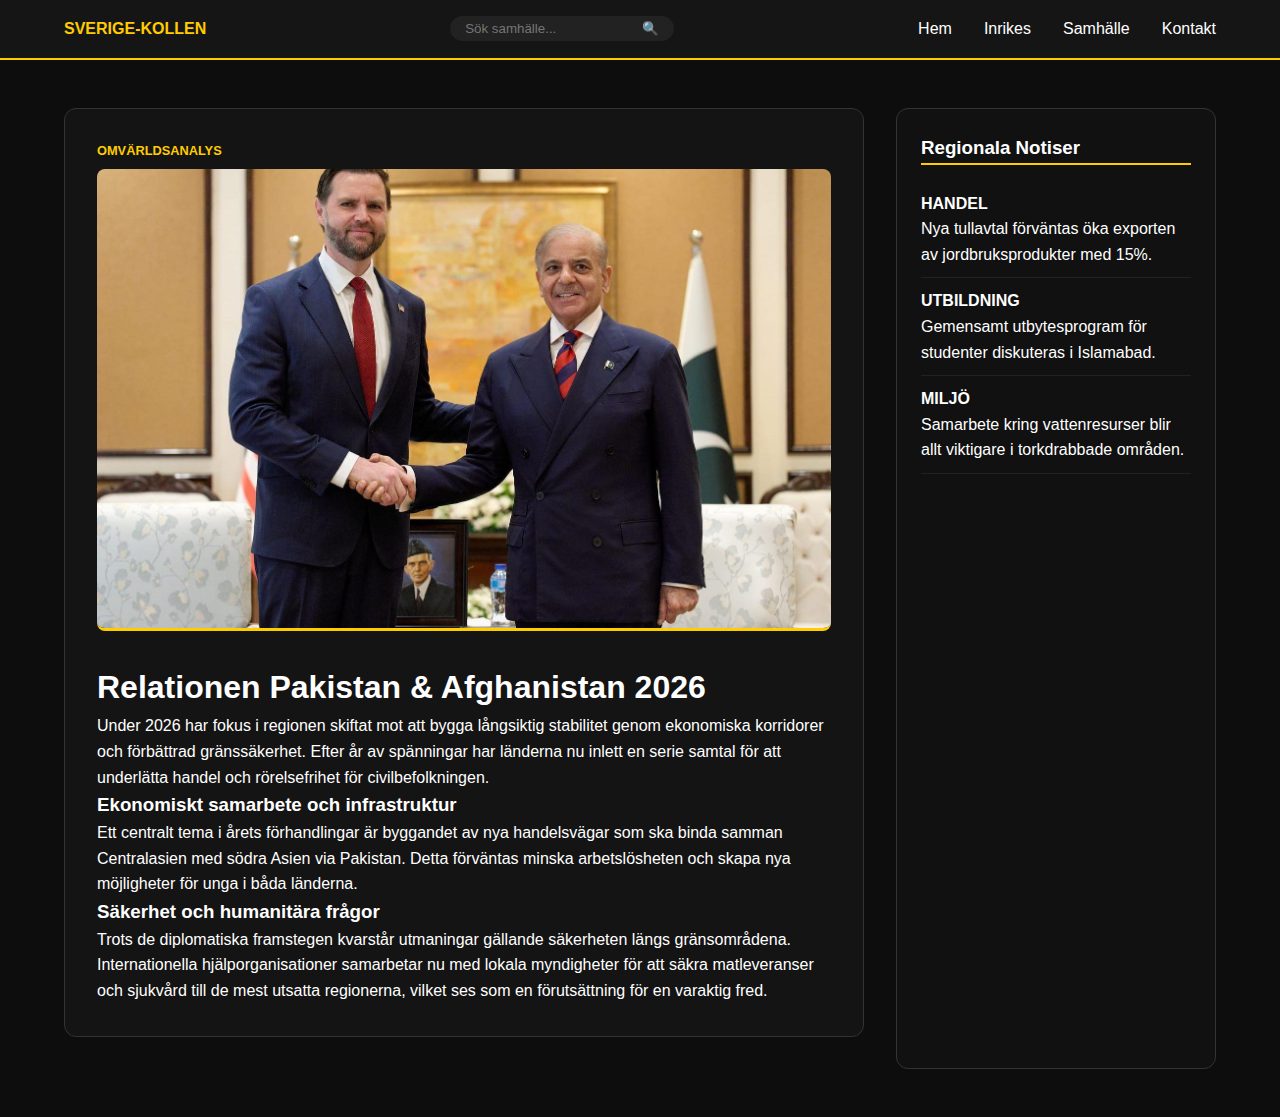
<file: Slutprojekt/html/samhall.html>
<!DOCTYPE html>
<html lang="sv">
<head>
    <meta charset="UTF-8">
    <meta name="viewport" content="width=device-width, initial-scale=1.0">
    <title>Sverige-Kollen | Samhälle & Omvärld</title>
    <link rel="stylesheet" href="../styles/style.css">
</head>
<body>
    <nav class="navbar">
        <div class="logo">Sverige-Kollen</div>
        <div class="search-container">
            <input type="text" placeholder="Sök samhälle..." id="searchInput">
            <button onclick="checkSearch()">🔍</button>
        </div>
        <button class="menu-toggle">☰</button>
        <ul class="menu">
            <li><a href="../index.html">Hem</a></li>
            <li><a href="inrikes.html">Inrikes</a></li>
            <li><a href="samhall.html">Samhälle</a></li>
            <li><a href="kontakt.html">Kontakt</a></li>
        </ul>
    </nav>

    <main>
        <div class="news-grid">
            <div class="main-content">
                <article class="featured-article">
                    <span class="badge">Omvärldsanalys</span>
                    
                    <img src="../images/donaldmeddonald.jpg" alt="Diplomatiskt möte" class="article-img">
                    
                    <h1>Relationen Pakistan & Afghanistan 2026</h1>
                    <p>Under 2026 har fokus i regionen skiftat mot att bygga långsiktig stabilitet genom ekonomiska korridorer och förbättrad gränssäkerhet. Efter år av spänningar har länderna nu inlett en serie samtal för att underlätta handel och rörelsefrihet för civilbefolkningen.</p>
                    
                    <h3>Ekonomiskt samarbete och infrastruktur</h3>
                    <p>Ett centralt tema i årets förhandlingar är byggandet av nya handelsvägar som ska binda samman Centralasien med södra Asien via Pakistan. Detta förväntas minska arbetslösheten och skapa nya möjligheter för unga i båda länderna.</p>

                    <h3>Säkerhet och humanitära frågor</h3>
                    <p>Trots de diplomatiska framstegen kvarstår utmaningar gällande säkerheten längs gränsområdena. Internationella hjälporganisationer samarbetar nu med lokala myndigheter för att säkra matleveranser och sjukvård till de mest utsatta regionerna, vilket ses som en förutsättning för en varaktig fred.</p>
                </article>
            </div>

            <aside class="sidebar">
                <h3>Regionala Notiser</h3>
                <div class="sidebar-item">
                    <h4>HANDEL</h4>
                    <p>Nya tullavtal förväntas öka exporten av jordbruksprodukter med 15%.</p>
                </div>
                <div class="sidebar-item">
                    <h4>UTBILDNING</h4>
                    <p>Gemensamt utbytesprogram för studenter diskuteras i Islamabad.</p>
                </div>
                <div class="sidebar-item">
                    <h4>MILJÖ</h4>
                    <p>Samarbete kring vattenresurser blir allt viktigare i torkdrabbade områden.</p>
                </div>
            </aside>
        </div>
    </main>
    <script src="../scripts/menutoggle.js"></script>
</body>
</html>
</file>
<file: style.css>
@charset "utf-8";

body {
    font-family: 'Segoe UI', Tahoma, Geneva, Verdana, sans-serif;
    line-height: 1.6;
    background-color: #f4f7f6;
    color: #333;
    margin: 0;
    padding: 20px;
    display: flex;
    flex-direction: column;
    align-items: center;
}

header {
    text-align: center;
    margin-bottom: 40px;
}

h1 {
    color: #2c3e50;
    font-size: 2.5rem;
}

main {
    width: 100%;
    max-width: 600px;
}

ul {
    list-style: none;
    padding: 0;
}

li {
    background: white;
    margin: 15px 0;
    border-radius: 8px;
    box-shadow: 0 2px 5px rgba(0,0,0,0.1);
    transition: transform 0.2s ease;
}

li:hover {
    transform: translateY(-3px);
}

a {
    display: block;
    padding: 20px;
    text-decoration: none;
    color: #3498db;
    font-weight: bold;
    text-align: center;
}

a:hover {
    color: #2980b9;
}
</file>
<file: Animation/style.css>
body {
    font-family: sans-serif;
    line-height: 1.6;
    padding: 20px;
    background-color: #f0f2f5;
    color: #333;
    margin: 0;
}

header {
    text-align: center;
    margin-bottom: 30px;
}

main {
    display: flex;
    flex-direction: column;
    gap: 20px;
}

section {
    background: white;
    padding: 20px;
    border-radius: 12px;
    box-shadow: 0 4px 6px rgba(0,0,0,0.1);
}

h2 {
    color: #2c3e50;
    border-bottom: 2px solid #3498db;
    padding-bottom: 10px;
}

footer {
    text-align: center;
    margin-top: 40px;
    padding-bottom: 20px;
}

.transition-box {
    width: 150px;
    height: 150px;
    background-color: #3498db;
    color: white;
    display: flex;
    align-items: center;
    justify-content: center;
    margin: 20px auto;
    cursor: pointer;
    border-radius: 8px;
    text-align: center;
    padding: 10px;
    transition: background-color 0.4s ease, transform 0.4s ease, border-radius 0.4s;
}

.transition-box:hover {
    background-color: #2ecc71;
    transform: scale(1.1) rotate(5deg);
    border-radius: 50%;
}

.animation-box {
    width: 120px;
    height: 120px;
    background-color: #e74c3c;
    color: white;
    display: flex;
    align-items: center;
    justify-content: center;
    margin: 20px auto;
    border-radius: 8px;
    position: relative;
    animation: minStuds 2s ease-in-out infinite alternate;
}

@keyframes minStuds {
    0% {
        transform: translateY(0);
        background-color: #e74c3c;
    }
    50% {
        background-color: #9b59b6;
    }
    100% {
        transform: translateY(-30px);
        background-color: #f1c40f;
        box-shadow: 0 20px 15px rgba(0,0,0,0.2);
    }
}

@media (min-width: 768px) {
    main {
        flex-direction: row;
        flex-wrap: wrap;
        justify-content: center;
    }
    section {
        width: 45%;
    }
}
</file>
<file: egen hemsida/style.css>
@charset"utf-8"; 

:root{
   --primary: #03506E;
   --secondary: #49C8FC;
   --accent: #49c8fc;
}

body {
   
      display: grid;
      font-family: "Roboto", sans-serif;
      margin: 0;
      background-color: #f5f5f5;;
      background-image: url(d2738e786af6143267fb7b4d6b9a7f6f.jpg);
      background-color: var(--primary);
      padding: 40px;
}

.sida {
   max-width: 800px;
   margin: 0 auto;
   background: rgba(66, 4, 4, 0.795);
   padding: 20px;
}

.huvud {
   background: #2c3e50;
   color: white;
   padding: 20px;
   text-align: center;
}

.huvud h1 {
   margin: 0;
}

.meny {
   margin-top: 15px;
}

.meny a {
   color: white;
   text-decoration: none;
   margin: 0 15px;
   padding: 5px 10px;
}

.meny a:hover {
   background: white;
   color: #2c3e50;
   border-radius: 3px;
}

.innehåll {
   padding: 20px;
}

.innehåll h2 {
   color: #2c3e50;
   border-bottom: 2px solid #2c3e50;
   padding-bottom: 10px;
}

.innehåll h3 {
   color: #2c3e50;
   margin-top: 20px;
}

img {
   max-width: 100%;
   height: auto;
   display: block;
   margin: 15px auto;
   border: 1px solid #ddd;
   border-radius: 5px;
}

ul {
   margin-left: 20px;
}

table {
   width: 100%;
   border-collapse: collapse;
   margin: 20px 0;
}

th, td {
   border: 1px solid #ddd;
   padding: 10px;
   text-align: left;
}

th {
   background: #000000;
   color: white;
}

.partier {
   display: grid;
   grid-template-columns: 1fr 1fr;
   gap: 20px;
   margin: 20px 0;
  font-style: italic;
  color: white;
}

.parti {
   border: 1px solid #ddd;
   padding: 15px;
   border-radius: 5px;
}

figure {
   text-align: center;
   margin: 20px 0;
}

figcaption {
   font-style: italic;
   color: #666;
   margin-top: 5px;
}

.fot {
   background: #2c3e50;
   color: white;
   text-align: center;
   padding: 15px;
   margin-top: 20px;
}

*{
   scrollbar-color: 
   var(--accent) var(--primary);
   scrollbar-width: thin;
}

::-webkit-scrollbar{
  width: 12px;
}

::-webkit-scrollbar-thumb{
   background: var(--accent);
   border-radius: 6px;
   border: 3px solid var(--primary);
}

::-webkit-scrollbar-track{
   background: var(--primary);
}
</file>
<file: Mediaqueries_Podcastlayout/style.css>
@charset "UTF-8";

body{
    margin: 0;
}

#wrapper{
    display: flex;
}

main{
    flex: 3;
}

aside{
    flex: 1;
}

main, aside{
    border: 1px solid #DDD;
    padding: 14px;
    margin: 14px;
}

#podcasts{
    display: grid;
    grid-template-columns: 2fr 1fr 2fr;
    grid-template-areas:
        "banner  img1 txt1"
        "banner  img2 txt2"
        "latest  img3 txt3"
        "latest  img4 txt4"
    ;
    gap: 10px;
}

#podcasts article{
    padding: 10px;
}

#banner{
    grid-area: banner;
    background: url(images/moonlanding.webp);
    background-size: cover;
    margin-right: 20px;
}

#latest{
    grid-area: latest;
}
#castImg1{

    grid-area: img1;
    background: url(images/vitruvian_man_da_vinci.webp);
    background-size: cover;
}

#castInfo1{

    grid-area: txt1;
}

#castImg2{
    grid-area: img2;
    background: url(images/napoleon.webp);
    background-size: cover;
}

#castInfo2{
    grid-area: txt2;
}

#castImg3{
    grid-area: img3;
    background: url(images/pyramids.webp);
    background-size: cover;
}

#castInfo3{
    grid-area: txt3;
}

#castImg4{
    background: url(images/ali.webp);
    background-size: cover;
    grid-area: img4;
}

#castInfo4{
    grid-area: txt4;
}

h2{
    font: 40px "Bebas Neue", verdana, sans-serif;
    font-weight: 700;
    color: darkred;
    text-transform: uppercase;
    padding-bottom: 10px;
    border-bottom: 1px solid #CCC;
}

h3{
    font: 36px "Bebas Neue", verdana, sans-serif;
    margin: 0;
    text-transform: uppercase;
}

h4, h5{
    font: 17px arial, verdana;
    font-weight: bold;
    margin: 0;
    text-transform: uppercase;
}

ul{
    list-style-type: square;
    font: 17px arial, verdana;
    font-weight: bold;
    margin: 0;
    padding: 0 0 0 1em;
    text-transform: uppercase;
}

li{
    margin: .4em;
}

span{
    color: darkred;
}

p{
    font-family: verdana;
}


@media (max-width: 900px) {
    
    #wrapper {
        flex-direction: column; 
    }

    #podcasts {
        grid-template-columns: 100px 1fr; 
        grid-template-areas:
            "banner banner"
            "latest latest"
            "img1   txt1"
            "img2   txt2"
            "img3   txt3"
            "img4   txt4";
    }

    #banner {
        height: 250px;
        margin-right: 0;
        margin-bottom: 20px;
    }

    #podcasts article {
        padding: 5px 0;
    }
}
</file>
<file: Slutprojekt/styles/style.css>
@charset "utf-8";

* { margin: 0; padding: 0; box-sizing: border-box; }

body {
    font-family: 'Segoe UI', sans-serif;
    background-color: #0d0d0d;
    color: #ffffff;
    line-height: 1.6;
}

.navbar {
    display: flex;
     justify-content: space-between;
      align-items: center;
    background: #151515;
     padding: 1rem 5%;
    position: sticky; 
    top: 0;
     z-index: 1001; 
     border-bottom: 2px solid #ffcc00;
}

.logo { 
  font-weight: 900;
   color: #ffcc00;
    text-transform: uppercase; 
  }

.search-container { 
  background: #222;
   padding: 5px 15px;
    border-radius: 20px;
     display: flex; 
    }
.search-container input { background: none;
   border: none; 
   color: white; 
   outline: none; 
  }
.search-container button { background: none; 
  border: none; 
  color: #ffcc00; 
  cursor: pointer; 
}

.menu { display: flex;
   list-style: none; 
   gap: 2rem;
   }
.menu a { color: #fff; 
  text-decoration: none; }
.menu a:hover {
   color: #ffcc00; 
  }

.ticker-wrap { width: 100%;
   background: #ffcc00; 
   color: #000; 
   padding: 0.5rem 0; 
   overflow: hidden; 
  }
.ticker { display: inline-block; white-space: nowrap; animation: ticker 40s linear infinite; font-weight: bold; }
@keyframes ticker { 0% { transform: translateX(100%); } 100% { transform: translateX(-100%); } }

main { padding: 3rem 5%; 
}

.news-grid { display: grid;
   grid-template-columns: 2.5fr 1fr; 
   gap: 2rem; max-width: 1200px; 
   margin: 0 auto; }

.featured-article { background: rgba(255, 255, 255, 0.03);
   padding: 2rem; 
   border-radius: 12px; 
   border: 1px solid #333; 
   margin-bottom: 2rem;
 }

.article-img {
    width: 100%;
    height: auto;
    border-radius: 8px;
    margin-bottom: 1.5rem;
    border-bottom: 3px solid #ffcc00;
    transition: 0.3s;
}
.article-img:hover { transform: scale(1.01); }

.badge { color: #ffcc00;
   font-weight: bold; 
   display: block; 
   margin-bottom: 0.5rem; 
   text-transform: uppercase; 
   font-size: 0.8rem;
   }

.btn-main { 
  background: #ffcc00; 
  color: #000; 
  padding: 0.5rem 1rem; 
  text-decoration: none; 
  font-weight: bold; 
  border-radius: 4px; 
  display: inline-block; }

.sidebar { background: rgba(255,255,255,0.02);
   padding: 1.5rem; 
   border-radius: 12px; 
   border: 1px solid #333; 
  }
.sidebar h3 { 
  border-bottom: 2px solid #ffcc00;
   margin-bottom: 1rem; 
  }
.sidebar-item { border-bottom: 1px solid #222; 
  padding: 10px 0; 
}

.menu-toggle { display: none; 
  background: none; 
  border: none; 
  color: #ffcc00; 
  font-size: 2rem; }

@media (max-width: 900px) {
    .news-grid { grid-template-columns: 1fr; }
    .menu-toggle { display: block; }
    .menu { display: none; 
      flex-direction: column;
       width: 100%; position: absolute; 
       top: 70px; left: 0; background: #151515;
        padding: 20px; 
      }

    .menu.active { display: flex; }
}

footer { 
  text-align: center; 
  padding: 2rem; 
  color: #444; 
}
</file>
<file: oneway-uppgift/style.css>
html {
    scroll-behavior: smooth;
}

:root{
    --primary: #03506E;
    --secondary: #49C8FC;
    --accent: #49c8fc;
    }

    body {
        margin: 0;
        font-family: 'Biryani', sans-serif;
        color: #EEE;
        background-image: url('pexels-kevin-ku-577585.jpg');
        background-size: cover;
        background-position: center;
        background-attachment: fixed;
}

header {
    background-color: #555;
    padding: 20px;
    color: #EEE;
    display: flex;
    align-items: center;
    position: fixed;
    width: 100%;
    top: 0;
    z-index: 1000;
}

.material-symbols-outlined {
    font-variation-settings: 'FILL' 0, 'wght' 400, 'GRAD' 0, 'opsz' 24;
    color: rgb(0, 206, 209);
    margin-right: 10px;
}

header p {
    margin: 0;
    letter-spacing: 2px;
}

nav {
    flex-grow: 1;
    text-align: right;
}

nav a {
    color: #EEE;
    text-decoration: none;
    padding: 15px;
    font-weight: bold;
}

nav a:hover {
    color: rgb(0, 206, 209);
}

#webbdev {
    margin-top: 150px;
    display: flex;
    justify-content: center;
}

.textContainer {
    background-color: rgba(0, 0, 0, 0.75);
    padding: 40px 60px;
    border-radius: 10px;
    text-align: center;
}

h1 {
    font-size: 3rem;
    line-height: 1;
}

.A {
    color: white;
}

.B {
    color: rgb(0, 206, 209);
}

.white-section {
    background-color: white;
    color: #333;
    padding: 60px 20px;
    display: flex;
    justify-content: center;
}

.content-box {
    max-width: 800px;
    text-align: center;
}

h2 {
    font-size: 2.5rem;
    margin-bottom: 30px;
}

.cyan-text {
    color: rgb(0, 206, 209);
}


footer {
    background-color: #555;
    color: #EEE;
    text-align: center;
    padding: 40px 20px;
}



footer h3 {
    margin: 0 0 20px 0;
    letter-spacing: 2px;
}

footer p {
    margin: 5px 0;
    font-style: italic;
}

*{
    scrollbar-color: 
    var(--accent) var(--primary);
    scrollbar-width: thin;
 }
 
 ::-webkit-scrollbar{
   width: 12px;
 }
 
 ::-webkit-scrollbar-thumb{
    background: var(--accent);
    border-radius: 6px;
    border: 3px solid var(--primary);
 }
 
 ::-webkit-scrollbar-track{
    background: var(--primary);
 }
</file>
<file: pannkakor/style.css>
@charset "utf-8";
body {
    display: flex;
    background-color: rgb(255, 255, 255);
    padding: auto;
    margin: auto;
    font-family: Arial, sans-serif;
  }


  .container {
    background-color: rgba(255, 255, 255, 0.781);
    min-width:600px;;
  }

#rubrik { 
background-color: #bf3a2b; 
    color: white;
    padding: 20px;
}


h1 {
     font-style: italic; 
     margin: 0; 
     font-size: 40px; 
    }

h2 { 
    font-weight: normal; 
    margin: 0; 
}

.grid-wrapper {
    display: grid;
    grid-template-columns: 1fr 1.5fr; 
    gap: 30px;}

main { 
    padding: 20px;
    border-left: 30px solid #f0a90fe8; 
    border-right: 30px solid #f0a90fe8; ;
}

img { 
    width: 100%; 
    height: auto;
 }

figcaption {
     font-size: 12px; 
     color: #666; 
     margin-top: 5px; 
     margin-bottom: 20px; 
    }

    footer {
        background-color: #5d1a1a; 
        color: white;
        text-align: center;
        padding: 15px;
        font-size: 15,5px;
    }

    @media screen and (min-width: 600px) {
        div {
          display: flexbox; }
</file>
